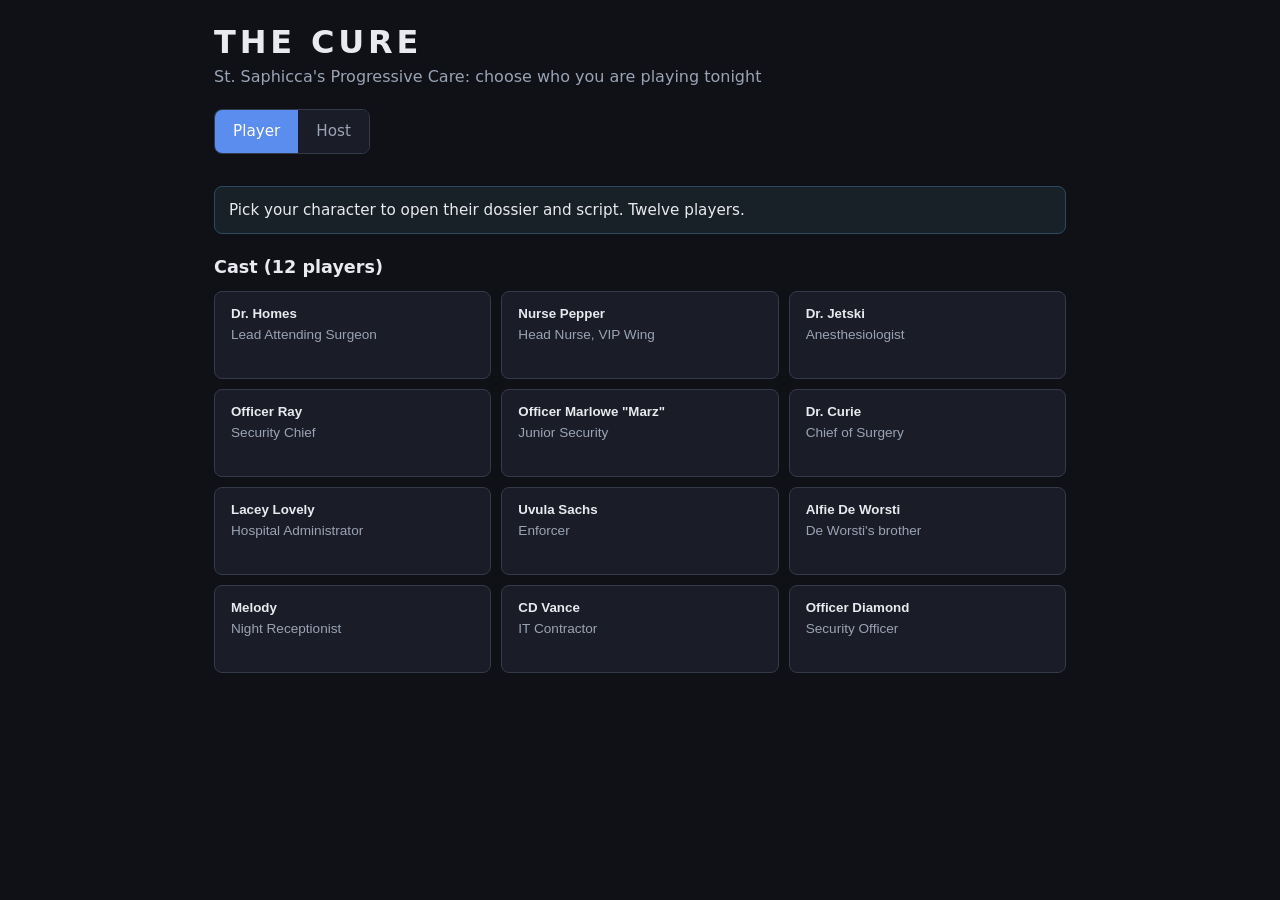
<file: index.html>
<!doctype html>
<html lang="en">
  <head>
    <meta charset="utf-8" />
    <meta http-equiv="refresh" content="0; url=player-pack/index.html" />
    <title>The Cure Player Pack</title>
  </head>
  <body>
    <p>Redirecting to <a href="player-pack/index.html?v=21">player pack</a>...</p>
  </body>
</html>
</file>
<file: player-pack/styles.css>
:root {
  --bg: #0f1117;
  --surface: #1a1d27;
  --surface-2: #232735;
  --border: #343a4a;
  --text: #e8eaef;
  --text-muted: #9aa3b5;
  --accent: #5b8def;
  --warning-bg: #2a2418;
  --warning-border: #6b5420;
  --warning-text: #e8c96a;
  --info-bg: #182028;
  --info-border: #2a4a62;
  --radius: 8px;
  --font: system-ui, -apple-system, "Segoe UI", Roboto, sans-serif;
}

* {
  box-sizing: border-box;
}

html,
body {
  margin: 0;
  padding: 0;
  background: var(--bg);
  color: var(--text);
  font-family: var(--font);
  line-height: 1.5;
  min-height: 100%;
}

body {
  padding: 16px;
  padding-bottom: 48px;
}

a {
  color: var(--accent);
}

a:focus-visible,
.btn:focus-visible,
.mode-btn:focus-visible,
.card:focus-visible,
.resource-btn:focus-visible {
  outline: 2px solid var(--accent);
  outline-offset: 2px;
}

.app-header {
  margin-bottom: 20px;
}

.app-header h1 {
  margin: 0 0 4px;
  font-size: 1.75rem;
  letter-spacing: 0.04em;
}

.app-header h1.mystery-title {
  font-size: 2rem;
  font-weight: 700;
  letter-spacing: 0.12em;
  text-transform: uppercase;
  line-height: 1.15;
}

.subtitle {
  margin: 0;
  color: var(--text-muted);
}

.nav-bar {
  display: flex;
  gap: 8px;
  flex-wrap: wrap;
  margin-bottom: 16px;
}

.btn {
  appearance: none;
  border: 1px solid var(--border);
  background: var(--surface);
  color: var(--text);
  border-radius: var(--radius);
  padding: 10px 14px;
  font: inherit;
  font-size: 0.95rem;
  cursor: pointer;
  text-align: left;
}

.btn:hover {
  border-color: var(--accent);
}

.btn-ghost {
  background: transparent;
}

.btn-primary {
  background: var(--accent);
  border-color: var(--accent);
  color: #fff;
}

.mode-toggle {
  display: inline-flex;
  margin-bottom: 16px;
  border: 1px solid var(--border);
  border-radius: var(--radius);
  overflow: hidden;
}

.mode-btn {
  appearance: none;
  border: none;
  background: var(--surface);
  color: var(--text-muted);
  padding: 10px 18px;
  font: inherit;
  font-size: 0.95rem;
  cursor: pointer;
}

.mode-btn:hover {
  color: var(--text);
  background: var(--surface-2);
}

.mode-btn.active {
  background: var(--accent);
  color: #fff;
}

.footer-note {
  margin: 16px 0 0;
  color: var(--text-muted);
  font-size: 0.85rem;
}

.callout {
  border: 1px solid var(--border);
  border-radius: var(--radius);
  padding: 12px 14px;
  margin: 16px 0;
  font-size: 0.95rem;
}

.callout-warning {
  background: var(--warning-bg);
  border-color: var(--warning-border);
  color: var(--warning-text);
}

.callout-info {
  background: var(--info-bg);
  border-color: var(--info-border);
}

.grid {
  display: grid;
  grid-template-columns: repeat(auto-fill, minmax(160px, 1fr));
  gap: 10px;
}

.card {
  display: flex;
  flex-direction: column;
  gap: 6px;
  align-items: flex-start;
  min-height: 88px;
  padding: 14px 16px;
  border: 1px solid var(--border);
  border-radius: var(--radius);
  background: var(--surface);
  color: var(--text);
  cursor: pointer;
  text-align: left;
  width: 100%;
}

.card:hover {
  border-color: var(--accent);
  background: var(--surface-2);
}

.card-title {
  font-weight: 600;
}

.card-role {
  font-size: 0.85rem;
  color: var(--text-muted);
}

.card-badge {
  display: inline-block;
  font-size: 0.7rem;
  font-weight: 600;
  letter-spacing: 0.04em;
  text-transform: uppercase;
  color: var(--warning-text);
  background: var(--warning-bg);
  border: 1px solid var(--warning-border);
  border-radius: 4px;
  padding: 2px 6px;
}

.card-optional {
  border-color: var(--warning-border);
  background: linear-gradient(180deg, var(--surface) 0%, var(--warning-bg) 100%);
}

.card-optional:hover {
  border-color: var(--warning-text);
}

.section-note {
  margin: -4px 0 12px;
  color: var(--text-muted);
  font-size: 0.9rem;
}

.grid-optional {
  max-width: 280px;
}

.resource-list {
  display: flex;
  flex-direction: column;
  gap: 8px;
}

.resource-btn {
  display: flex;
  flex-direction: column;
  gap: 4px;
  width: 100%;
  padding: 12px 14px;
  border: 1px solid var(--border);
  border-radius: 6px;
  background: var(--surface);
  color: var(--text);
  cursor: pointer;
  text-align: left;
  font: inherit;
}

.resource-btn:hover {
  border-color: var(--accent);
}

.resource-label {
  font-weight: 600;
}

.resource-hint {
  font-size: 0.85rem;
  color: var(--text-muted);
}

.section-title {
  margin: 20px 0 10px;
  font-size: 1.1rem;
}

.doc-meta {
  color: var(--text-muted);
  font-size: 0.9rem;
  margin: 0 0 16px;
}

.doc-body {
  max-width: 720px;
}

.case-file-letterhead {
  margin-bottom: 1.5rem;
  text-align: center;
}

.case-file-letterhead .case-file-dept {
  font-size: 1.75rem;
  font-weight: 700;
  letter-spacing: 0.04em;
  margin: 0 0 0.35rem;
  line-height: 1.1;
}

.case-file-letterhead .case-file-division {
  font-size: 1rem;
  font-weight: 600;
  letter-spacing: 0.05em;
  margin: 0 0 0.5rem;
  line-height: 1.2;
}

.case-file-letterhead .case-file-number {
  font-size: 0.85rem;
  color: var(--text-muted);
  margin: 0;
}

.doc-body h1,
.doc-body h2,
.doc-body h3 {
  line-height: 1.25;
}

.doc-body h1 {
  font-size: 1.5rem;
  margin-top: 1.5rem;
}

.doc-body h2 {
  font-size: 1.2rem;
  margin-top: 1.25rem;
}

.doc-body h3 {
  font-size: 1.05rem;
}

.doc-body p,
.doc-body li {
  color: var(--text);
}

.doc-body blockquote {
  margin: 1em 0;
  padding: 0.5em 1em;
  border-left: 3px solid var(--accent);
  color: var(--text-muted);
}

.doc-body table {
  width: 100%;
  border-collapse: collapse;
  margin: 1em 0;
  font-size: 0.9rem;
}

.doc-body th,
.doc-body td {
  border: 1px solid var(--border);
  padding: 8px 10px;
  text-align: left;
}

.doc-body th {
  background: var(--surface-2);
}

.doc-body code {
  background: var(--surface-2);
  padding: 0.1em 0.35em;
  border-radius: 4px;
  font-size: 0.9em;
}

.doc-body strong {
  font-weight: 600;
  color: var(--text);
}

.doc-body p {
  margin: 0.4em 0;
}

.doc-body ul {
  margin: 0.15em 0 0.6em;
  padding-left: 1.35em;
  list-style: disc;
}

.doc-body li {
  margin: 0.15em 0;
}

.doc-body p:has(> strong:only-child) {
  margin-top: 0.85em;
  margin-bottom: 0;
}

.doc-body p:has(> strong:only-child) + p,
.doc-body p:has(> strong:only-child) + ul {
  margin-top: 0.15em;
}

.doc-body h2 + p:has(> strong:only-child) {
  margin-top: 0.35em;
}

.hidden {
  display: none !important;
}

@media (min-width: 640px) {
  body {
    padding: 24px;
    max-width: 900px;
    margin: 0 auto;
  }

  .grid {
    grid-template-columns: repeat(3, 1fr);
  }
}
</file>
